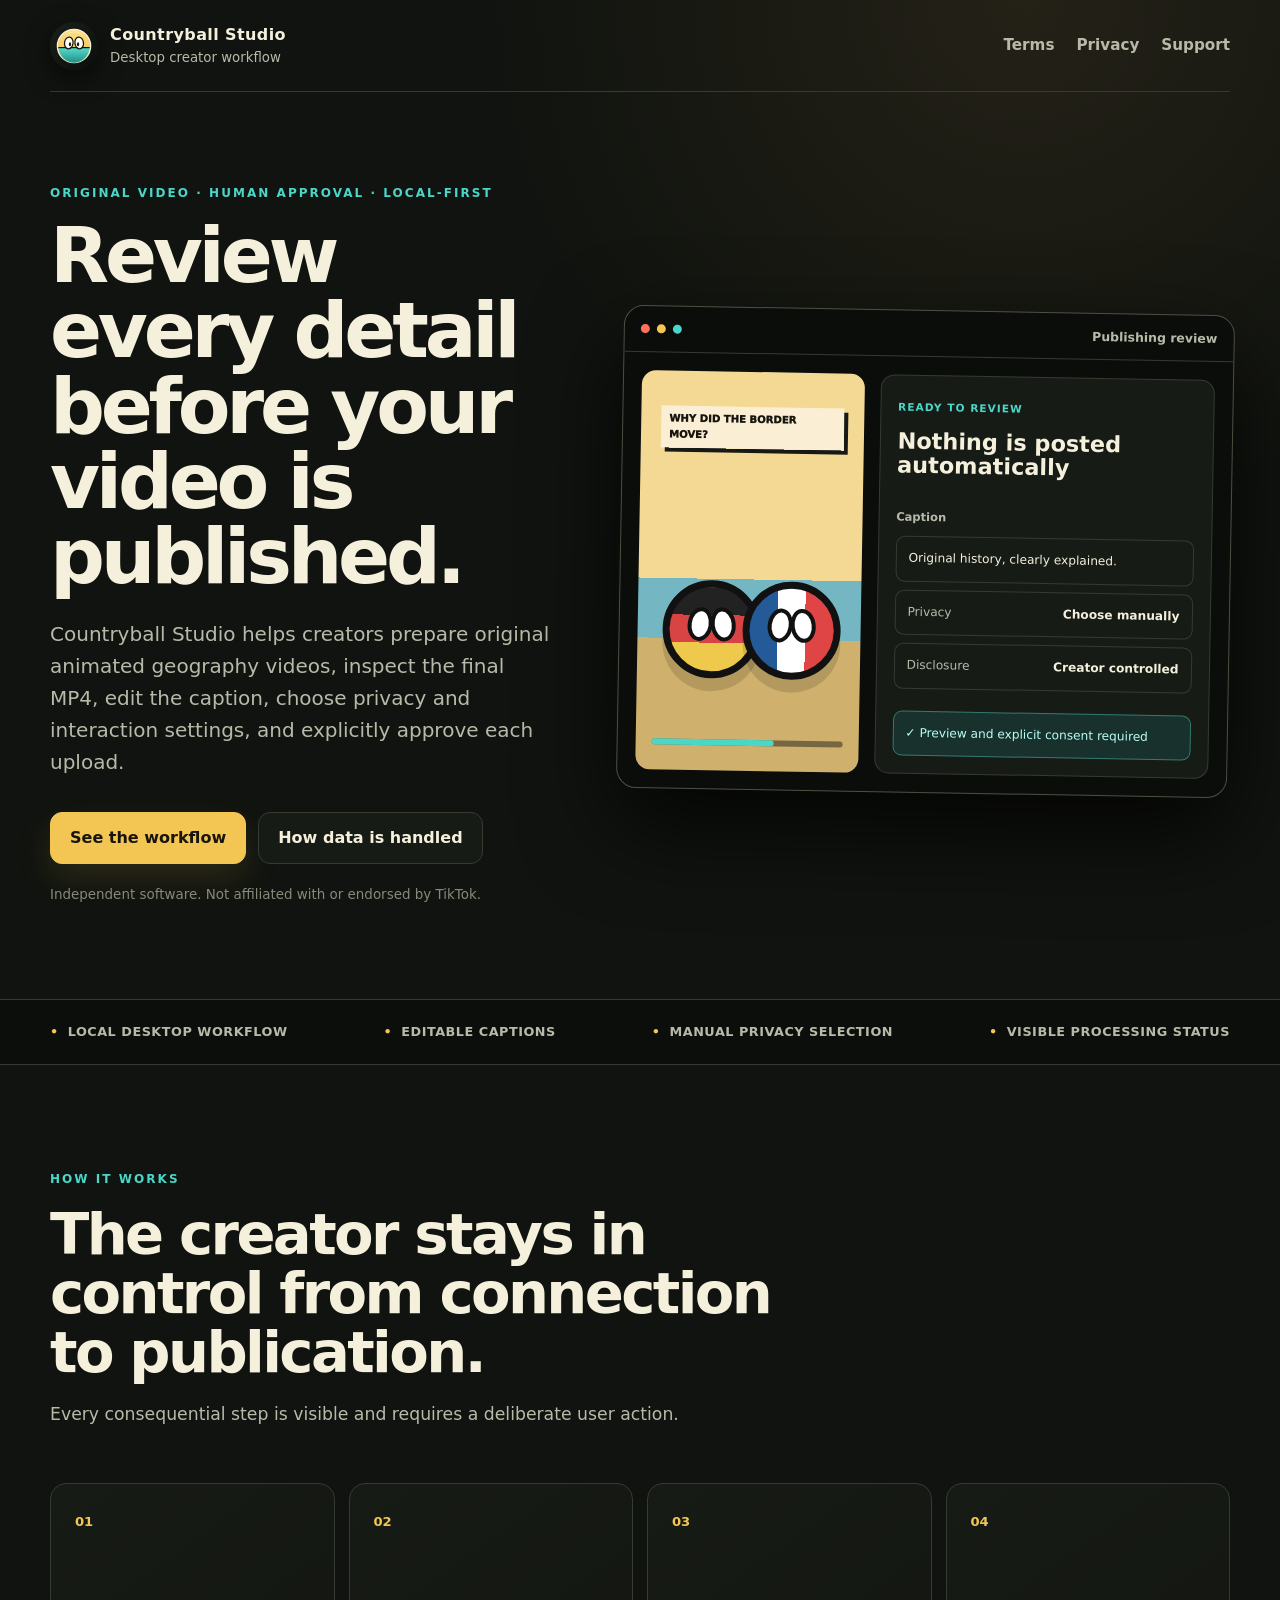
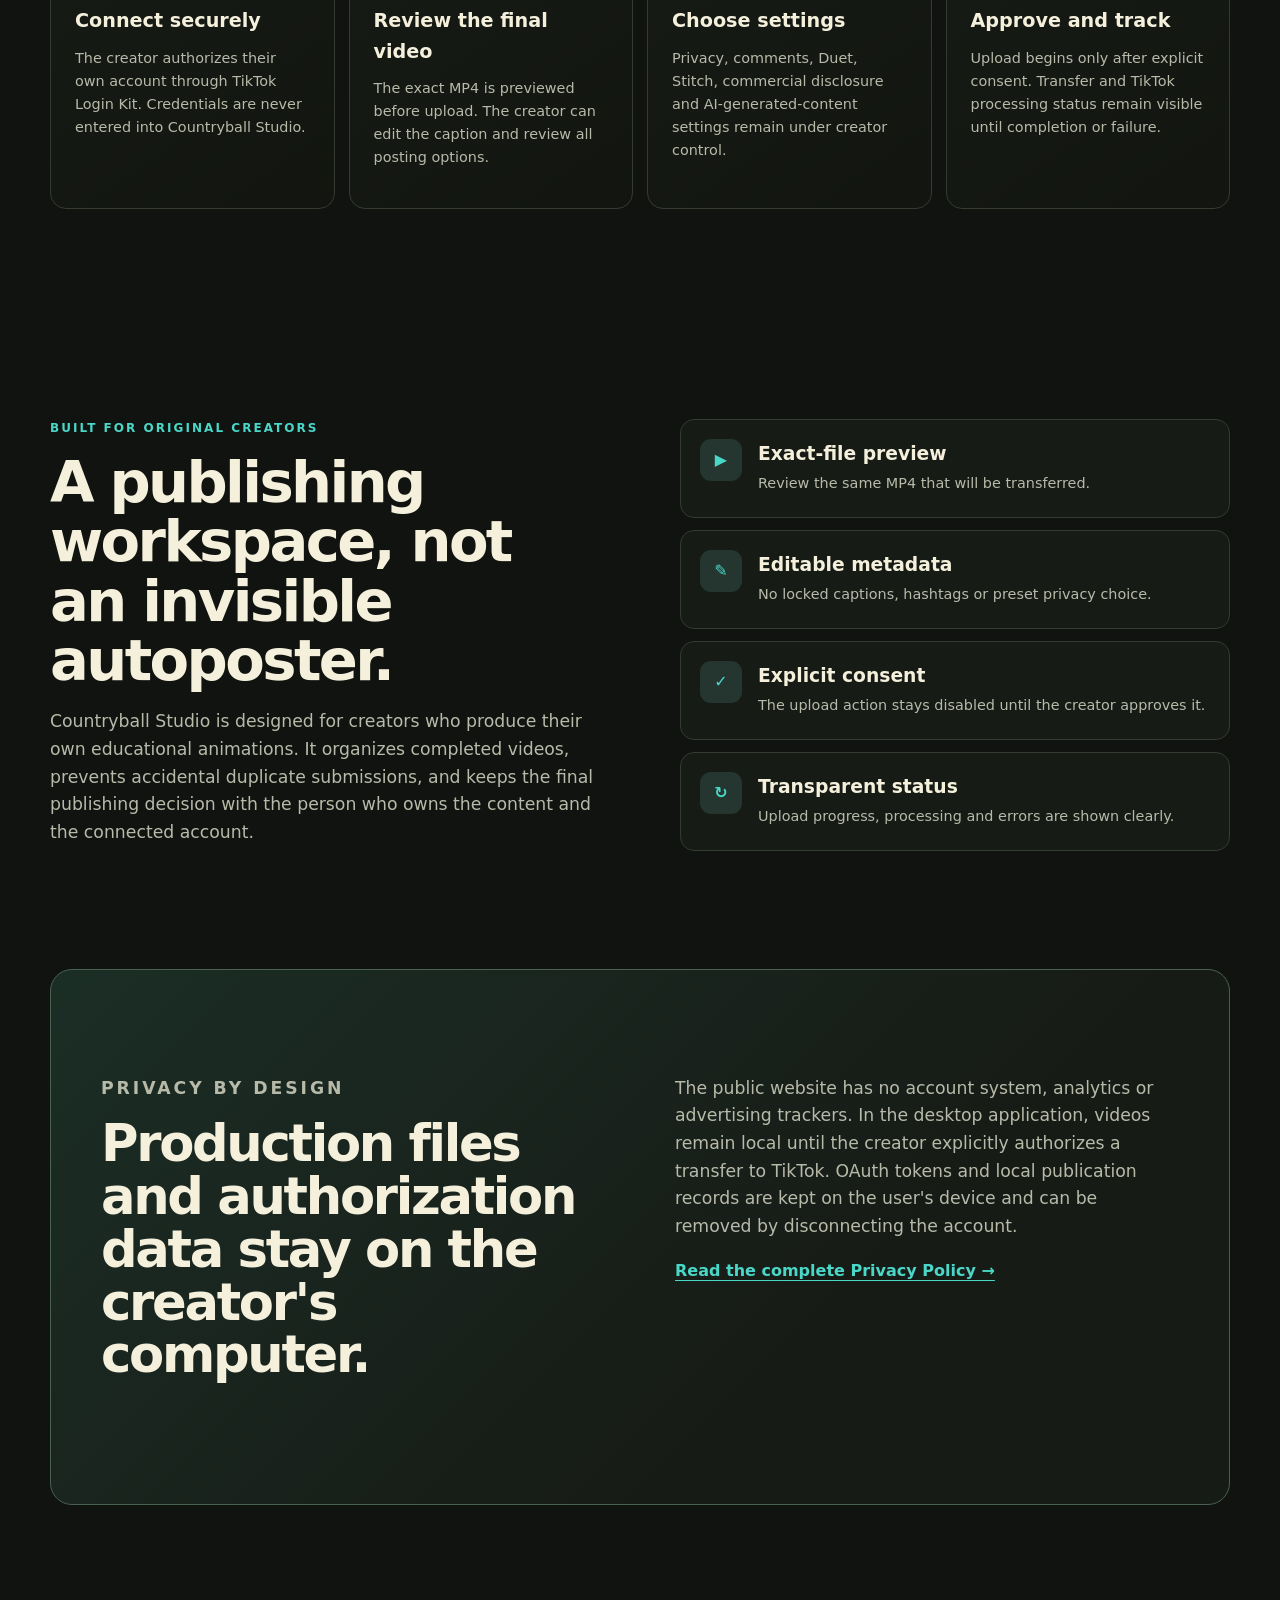
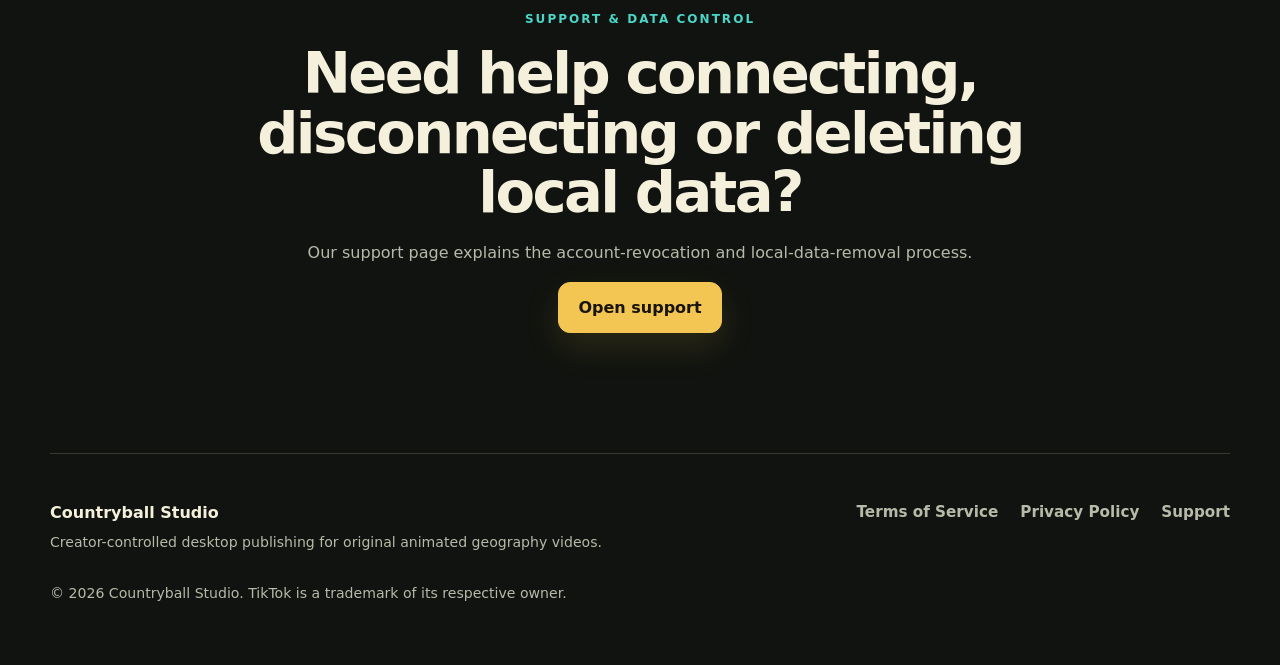
<file: index.html>
<!doctype html>
<html lang="en">
  <head>
    <meta charset="utf-8" />
    <meta name="viewport" content="width=device-width, initial-scale=1" />
    <meta name="theme-color" content="#10130f" />
    <meta
      name="description"
      content="Countryball Studio is a local-first desktop workflow for reviewing and publishing original animated geography videos."
    />
    <link rel="canonical" href="https://gustavo-jarbas.github.io/countryball-studio/" />
    <link rel="icon" href="assets/app-icon.svg" type="image/svg+xml" />
    <link rel="stylesheet" href="assets/styles.css" />
    <title>Countryball Studio — Creator-controlled video publishing</title>
  </head>
  <body>
    <header class="site-header">
      <a class="brand" href="./" aria-label="Countryball Studio home">
        <img src="assets/app-icon.svg" alt="" width="48" height="48" />
        <span><strong>Countryball Studio</strong><small>Desktop creator workflow</small></span>
      </a>
      <nav aria-label="Legal and support links">
        <a href="terms/">Terms</a>
        <a href="privacy/">Privacy</a>
        <a href="support/">Support</a>
      </nav>
    </header>

    <main>
      <section class="hero">
        <div class="hero-copy">
          <p class="eyebrow">ORIGINAL VIDEO · HUMAN APPROVAL · LOCAL-FIRST</p>
          <h1>Review every detail before your video is published.</h1>
          <p class="lead">
            Countryball Studio helps creators prepare original animated geography videos, inspect the final MP4,
            edit the caption, choose privacy and interaction settings, and explicitly approve each upload.
          </p>
          <div class="actions">
            <a class="button primary" href="#workflow">See the workflow</a>
            <a class="button secondary" href="privacy/">How data is handled</a>
          </div>
          <p class="independent">Independent software. Not affiliated with or endorsed by TikTok.</p>
        </div>

        <div class="product-window" aria-label="Illustration of the publishing review screen">
          <div class="window-bar"><span></span><span></span><span></span><b>Publishing review</b></div>
          <div class="window-grid">
            <div class="video-preview">
              <div class="caption-chip">WHY DID THE BORDER MOVE?</div>
              <div class="ball ball-left"><i></i><i></i></div>
              <div class="ball ball-right"><i></i><i></i></div>
              <div class="timeline"><span></span></div>
            </div>
            <div class="review-panel">
              <span class="status">READY TO REVIEW</span>
              <h2>Nothing is posted automatically</h2>
              <label>Caption</label>
              <div class="field">Original history, clearly explained.</div>
              <div class="choices"><span>Privacy</span><b>Choose manually</b></div>
              <div class="choices"><span>Disclosure</span><b>Creator controlled</b></div>
              <div class="consent">✓ Preview and explicit consent required</div>
            </div>
          </div>
        </div>
      </section>

      <section class="trust-strip" aria-label="Product principles">
        <span>Local desktop workflow</span>
        <span>Editable captions</span>
        <span>Manual privacy selection</span>
        <span>Visible processing status</span>
      </section>

      <section class="section" id="workflow">
        <div class="section-heading">
          <p class="eyebrow">HOW IT WORKS</p>
          <h2>The creator stays in control from connection to publication.</h2>
          <p>Every consequential step is visible and requires a deliberate user action.</p>
        </div>
        <div class="steps">
          <article><b>01</b><h3>Connect securely</h3><p>The creator authorizes their own account through TikTok Login Kit. Credentials are never entered into Countryball Studio.</p></article>
          <article><b>02</b><h3>Review the final video</h3><p>The exact MP4 is previewed before upload. The creator can edit the caption and review all posting options.</p></article>
          <article><b>03</b><h3>Choose settings</h3><p>Privacy, comments, Duet, Stitch, commercial disclosure and AI-generated-content settings remain under creator control.</p></article>
          <article><b>04</b><h3>Approve and track</h3><p>Upload begins only after explicit consent. Transfer and TikTok processing status remain visible until completion or failure.</p></article>
        </div>
      </section>

      <section class="section split">
        <div>
          <p class="eyebrow">BUILT FOR ORIGINAL CREATORS</p>
          <h2>A publishing workspace, not an invisible autoposter.</h2>
          <p class="body-copy">
            Countryball Studio is designed for creators who produce their own educational animations. It organizes
            completed videos, prevents accidental duplicate submissions, and keeps the final publishing decision with
            the person who owns the content and the connected account.
          </p>
        </div>
        <div class="feature-list">
          <article><span>▶</span><div><h3>Exact-file preview</h3><p>Review the same MP4 that will be transferred.</p></div></article>
          <article><span>✎</span><div><h3>Editable metadata</h3><p>No locked captions, hashtags or preset privacy choice.</p></div></article>
          <article><span>✓</span><div><h3>Explicit consent</h3><p>The upload action stays disabled until the creator approves it.</p></div></article>
          <article><span>↻</span><div><h3>Transparent status</h3><p>Upload progress, processing and errors are shown clearly.</p></div></article>
        </div>
      </section>

      <section class="section privacy-callout">
        <div>
          <p class="eyebrow">PRIVACY BY DESIGN</p>
          <h2>Production files and authorization data stay on the creator's computer.</h2>
        </div>
        <div>
          <p>
            The public website has no account system, analytics or advertising trackers. In the desktop application,
            videos remain local until the creator explicitly authorizes a transfer to TikTok. OAuth tokens and local
            publication records are kept on the user's device and can be removed by disconnecting the account.
          </p>
          <a class="text-link" href="privacy/">Read the complete Privacy Policy →</a>
        </div>
      </section>

      <section class="section support-cta">
        <p class="eyebrow">SUPPORT & DATA CONTROL</p>
        <h2>Need help connecting, disconnecting or deleting local data?</h2>
        <p>Our support page explains the account-revocation and local-data-removal process.</p>
        <a class="button primary" href="support/">Open support</a>
      </section>
    </main>

    <footer>
      <div><strong>Countryball Studio</strong><p>Creator-controlled desktop publishing for original animated geography videos.</p></div>
      <nav aria-label="Footer links"><a href="terms/">Terms of Service</a><a href="privacy/">Privacy Policy</a><a href="support/">Support</a></nav>
      <p class="copyright">© 2026 Countryball Studio. TikTok is a trademark of its respective owner.</p>
    </footer>
  </body>
</html>
</file>
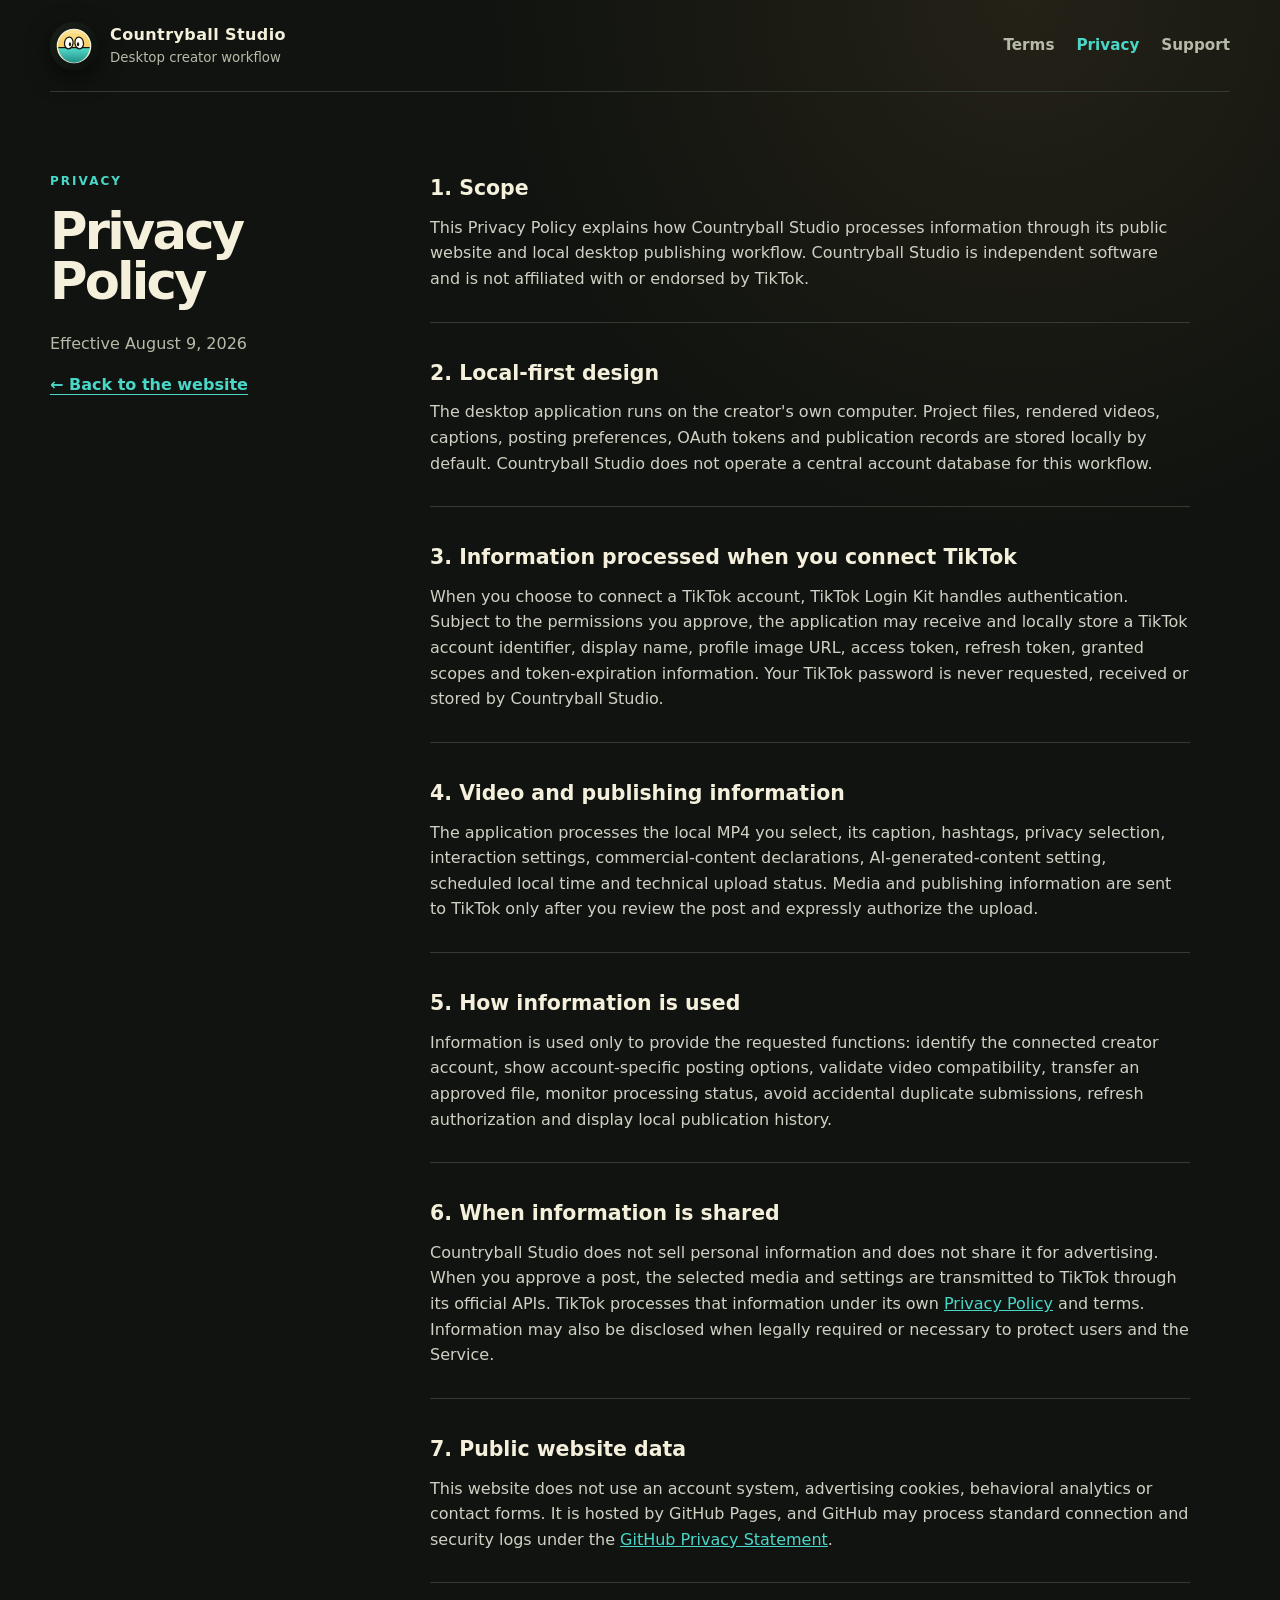
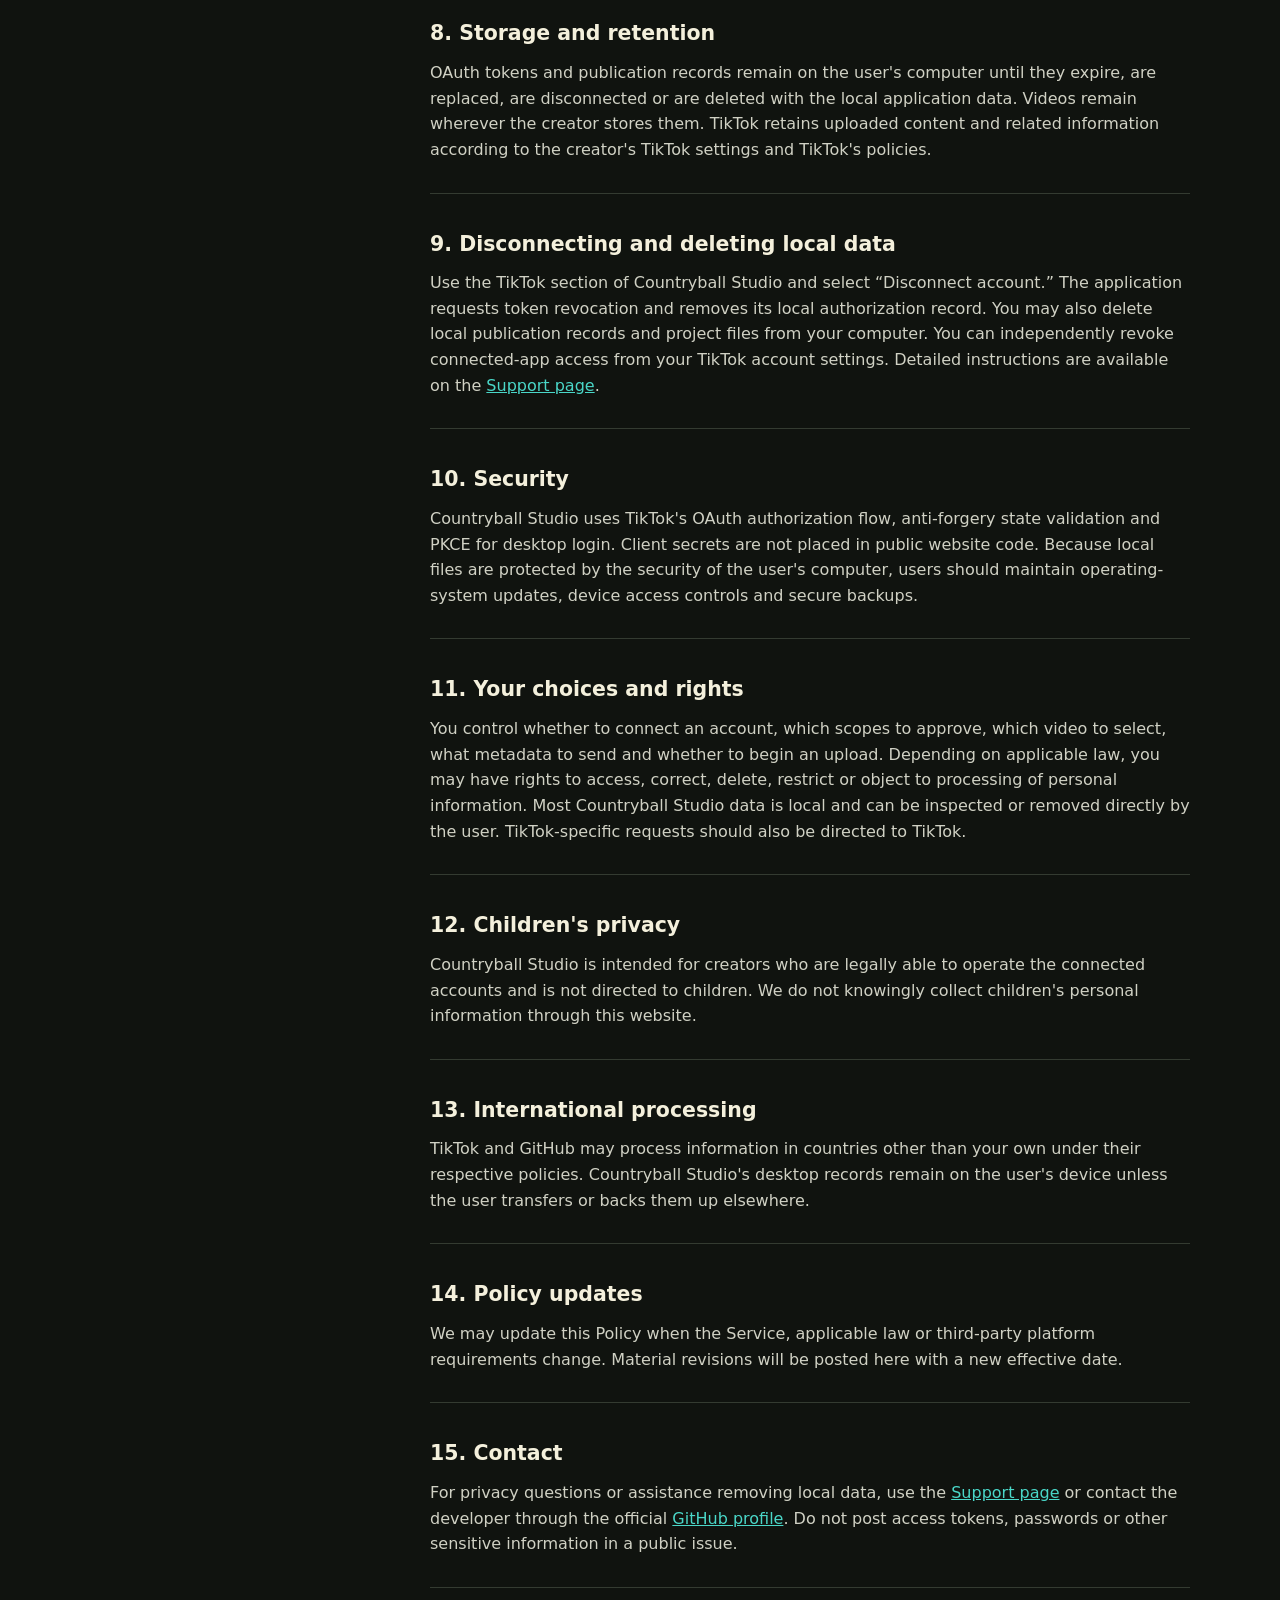
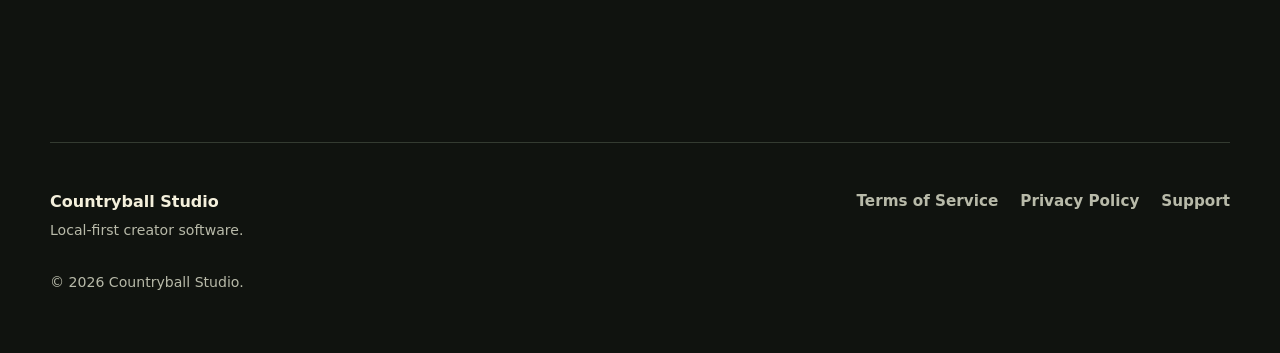
<file: privacy/index.html>
<!doctype html>
<html lang="en">
  <head>
    <meta charset="utf-8" />
    <meta name="viewport" content="width=device-width, initial-scale=1" />
    <meta name="theme-color" content="#10130f" />
    <meta name="description" content="Privacy Policy for Countryball Studio." />
    <link rel="canonical" href="https://gustavo-jarbas.github.io/countryball-studio/privacy/" />
    <link rel="icon" href="../assets/app-icon.svg" type="image/svg+xml" />
    <link rel="stylesheet" href="../assets/styles.css" />
    <title>Privacy Policy — Countryball Studio</title>
  </head>
  <body>
    <header class="site-header">
      <a class="brand" href="../"><img src="../assets/app-icon.svg" alt="" width="48" height="48" /><span><strong>Countryball Studio</strong><small>Desktop creator workflow</small></span></a>
      <nav aria-label="Legal and support links"><a href="../terms/">Terms</a><a aria-current="page" href="./">Privacy</a><a href="../support/">Support</a></nav>
    </header>

    <main class="legal-layout">
      <aside>
        <p class="eyebrow">PRIVACY</p>
        <h1>Privacy Policy</h1>
        <p>Effective August 9, 2026</p>
        <a class="text-link" href="../">← Back to the website</a>
      </aside>
      <article class="legal-copy">
        <section><h2>1. Scope</h2><p>This Privacy Policy explains how Countryball Studio processes information through its public website and local desktop publishing workflow. Countryball Studio is independent software and is not affiliated with or endorsed by TikTok.</p></section>
        <section><h2>2. Local-first design</h2><p>The desktop application runs on the creator's own computer. Project files, rendered videos, captions, posting preferences, OAuth tokens and publication records are stored locally by default. Countryball Studio does not operate a central account database for this workflow.</p></section>
        <section><h2>3. Information processed when you connect TikTok</h2><p>When you choose to connect a TikTok account, TikTok Login Kit handles authentication. Subject to the permissions you approve, the application may receive and locally store a TikTok account identifier, display name, profile image URL, access token, refresh token, granted scopes and token-expiration information. Your TikTok password is never requested, received or stored by Countryball Studio.</p></section>
        <section><h2>4. Video and publishing information</h2><p>The application processes the local MP4 you select, its caption, hashtags, privacy selection, interaction settings, commercial-content declarations, AI-generated-content setting, scheduled local time and technical upload status. Media and publishing information are sent to TikTok only after you review the post and expressly authorize the upload.</p></section>
        <section><h2>5. How information is used</h2><p>Information is used only to provide the requested functions: identify the connected creator account, show account-specific posting options, validate video compatibility, transfer an approved file, monitor processing status, avoid accidental duplicate submissions, refresh authorization and display local publication history.</p></section>
        <section><h2>6. When information is shared</h2><p>Countryball Studio does not sell personal information and does not share it for advertising. When you approve a post, the selected media and settings are transmitted to TikTok through its official APIs. TikTok processes that information under its own <a href="https://www.tiktok.com/legal/page/row/privacy-policy/en" rel="external">Privacy Policy</a> and terms. Information may also be disclosed when legally required or necessary to protect users and the Service.</p></section>
        <section><h2>7. Public website data</h2><p>This website does not use an account system, advertising cookies, behavioral analytics or contact forms. It is hosted by GitHub Pages, and GitHub may process standard connection and security logs under the <a href="https://docs.github.com/site-policy/privacy-policies/github-general-privacy-statement" rel="external">GitHub Privacy Statement</a>.</p></section>
        <section><h2>8. Storage and retention</h2><p>OAuth tokens and publication records remain on the user's computer until they expire, are replaced, are disconnected or are deleted with the local application data. Videos remain wherever the creator stores them. TikTok retains uploaded content and related information according to the creator's TikTok settings and TikTok's policies.</p></section>
        <section><h2>9. Disconnecting and deleting local data</h2><p>Use the TikTok section of Countryball Studio and select “Disconnect account.” The application requests token revocation and removes its local authorization record. You may also delete local publication records and project files from your computer. You can independently revoke connected-app access from your TikTok account settings. Detailed instructions are available on the <a href="../support/">Support page</a>.</p></section>
        <section><h2>10. Security</h2><p>Countryball Studio uses TikTok's OAuth authorization flow, anti-forgery state validation and PKCE for desktop login. Client secrets are not placed in public website code. Because local files are protected by the security of the user's computer, users should maintain operating-system updates, device access controls and secure backups.</p></section>
        <section><h2>11. Your choices and rights</h2><p>You control whether to connect an account, which scopes to approve, which video to select, what metadata to send and whether to begin an upload. Depending on applicable law, you may have rights to access, correct, delete, restrict or object to processing of personal information. Most Countryball Studio data is local and can be inspected or removed directly by the user. TikTok-specific requests should also be directed to TikTok.</p></section>
        <section><h2>12. Children's privacy</h2><p>Countryball Studio is intended for creators who are legally able to operate the connected accounts and is not directed to children. We do not knowingly collect children's personal information through this website.</p></section>
        <section><h2>13. International processing</h2><p>TikTok and GitHub may process information in countries other than your own under their respective policies. Countryball Studio's desktop records remain on the user's device unless the user transfers or backs them up elsewhere.</p></section>
        <section><h2>14. Policy updates</h2><p>We may update this Policy when the Service, applicable law or third-party platform requirements change. Material revisions will be posted here with a new effective date.</p></section>
        <section><h2>15. Contact</h2><p>For privacy questions or assistance removing local data, use the <a href="../support/">Support page</a> or contact the developer through the official <a href="https://github.com/Gustavo-Jarbas" rel="external">GitHub profile</a>. Do not post access tokens, passwords or other sensitive information in a public issue.</p></section>
      </article>
    </main>

    <footer><div><strong>Countryball Studio</strong><p>Local-first creator software.</p></div><nav aria-label="Footer links"><a href="../terms/">Terms of Service</a><a href="./">Privacy Policy</a><a href="../support/">Support</a></nav><p class="copyright">© 2026 Countryball Studio.</p></footer>
  </body>
</html>
</file>
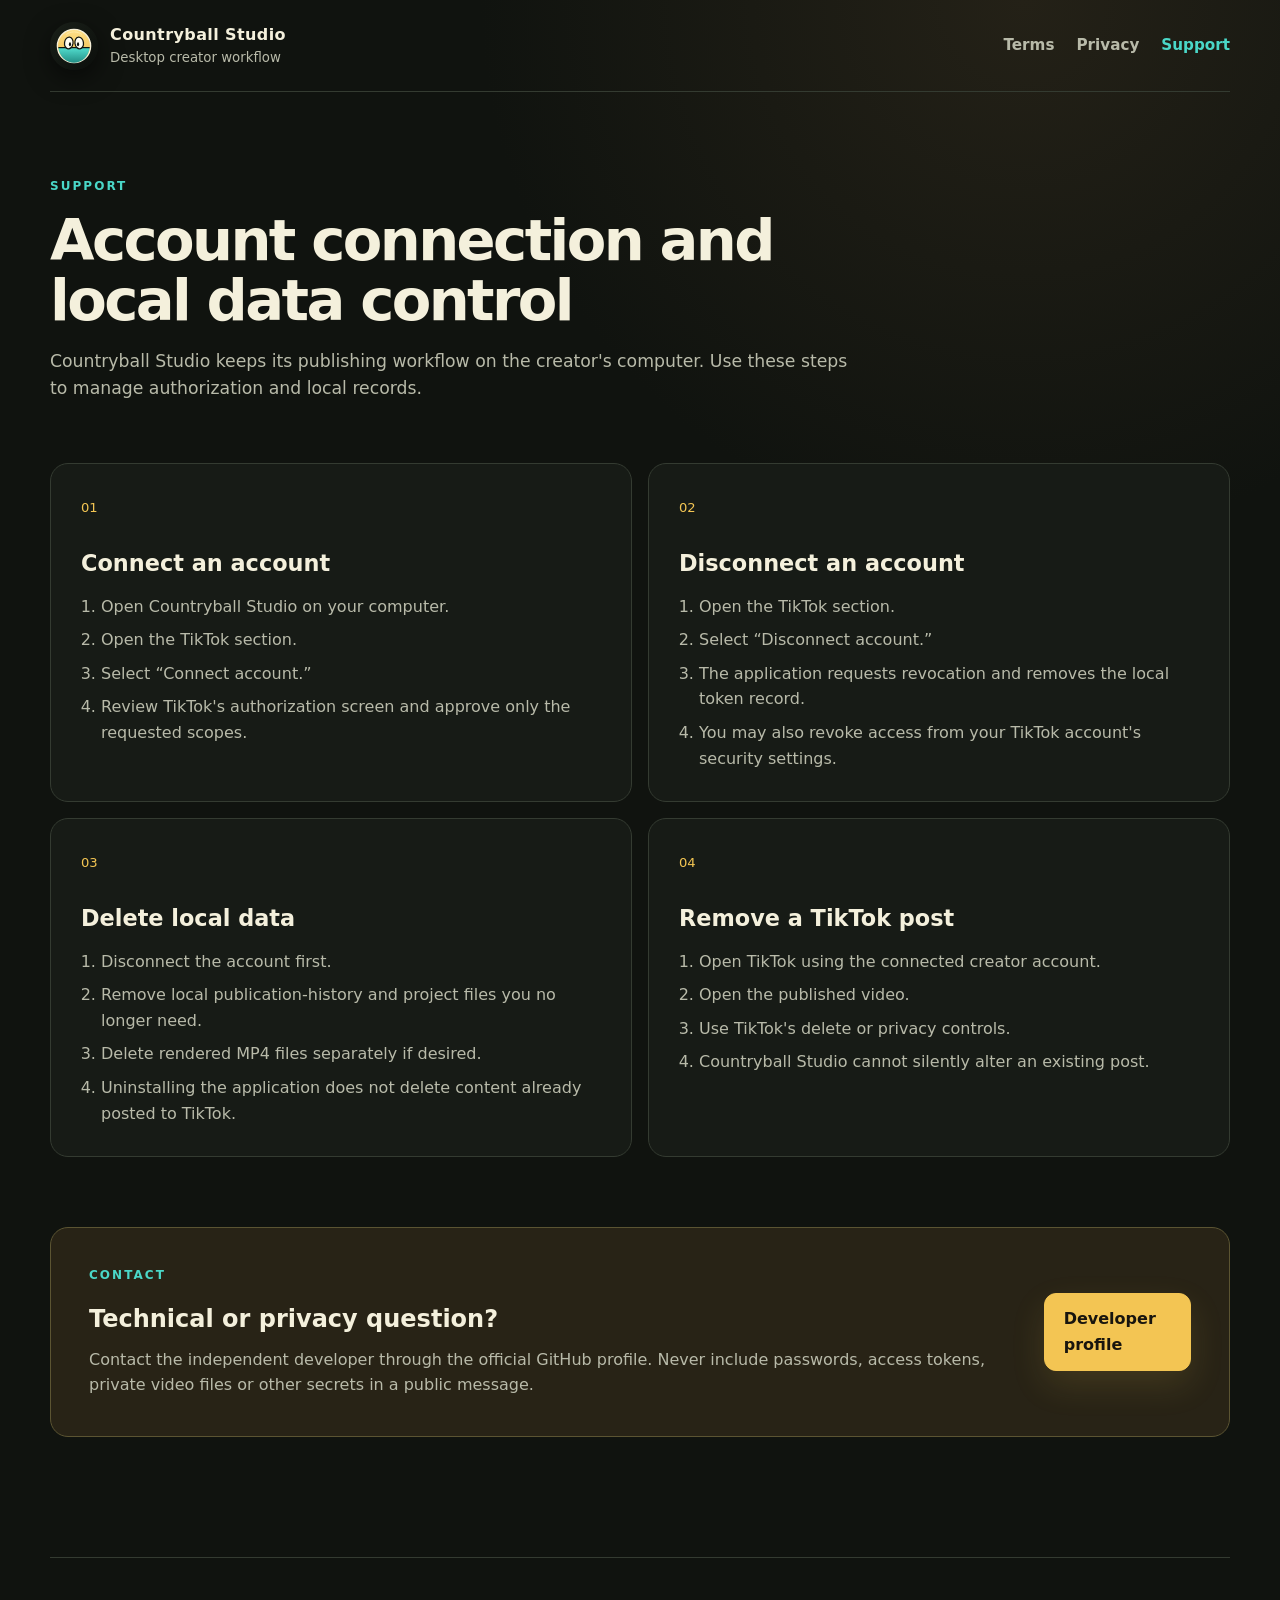
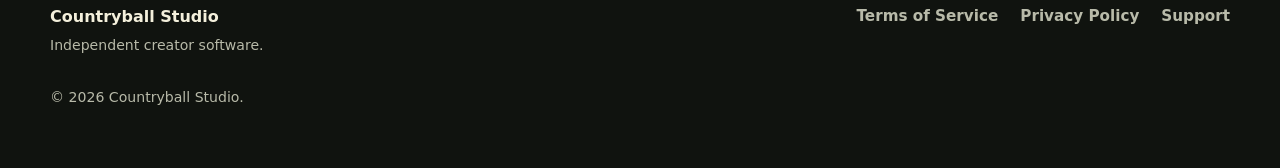
<file: support/index.html>
<!doctype html>
<html lang="en">
  <head>
    <meta charset="utf-8" />
    <meta name="viewport" content="width=device-width, initial-scale=1" />
    <meta name="theme-color" content="#10130f" />
    <meta name="description" content="Support and local data removal instructions for Countryball Studio." />
    <link rel="canonical" href="https://gustavo-jarbas.github.io/countryball-studio/support/" />
    <link rel="icon" href="../assets/app-icon.svg" type="image/svg+xml" />
    <link rel="stylesheet" href="../assets/styles.css" />
    <title>Support — Countryball Studio</title>
  </head>
  <body>
    <header class="site-header">
      <a class="brand" href="../"><img src="../assets/app-icon.svg" alt="" width="48" height="48" /><span><strong>Countryball Studio</strong><small>Desktop creator workflow</small></span></a>
      <nav aria-label="Legal and support links"><a href="../terms/">Terms</a><a href="../privacy/">Privacy</a><a aria-current="page" href="./">Support</a></nav>
    </header>

    <main class="support-page">
      <section class="support-intro"><p class="eyebrow">SUPPORT</p><h1>Account connection and local data control</h1><p>Countryball Studio keeps its publishing workflow on the creator's computer. Use these steps to manage authorization and local records.</p></section>
      <section class="support-grid">
        <article><span>01</span><h2>Connect an account</h2><ol><li>Open Countryball Studio on your computer.</li><li>Open the TikTok section.</li><li>Select “Connect account.”</li><li>Review TikTok's authorization screen and approve only the requested scopes.</li></ol></article>
        <article><span>02</span><h2>Disconnect an account</h2><ol><li>Open the TikTok section.</li><li>Select “Disconnect account.”</li><li>The application requests revocation and removes the local token record.</li><li>You may also revoke access from your TikTok account's security settings.</li></ol></article>
        <article><span>03</span><h2>Delete local data</h2><ol><li>Disconnect the account first.</li><li>Remove local publication-history and project files you no longer need.</li><li>Delete rendered MP4 files separately if desired.</li><li>Uninstalling the application does not delete content already posted to TikTok.</li></ol></article>
        <article><span>04</span><h2>Remove a TikTok post</h2><ol><li>Open TikTok using the connected creator account.</li><li>Open the published video.</li><li>Use TikTok's delete or privacy controls.</li><li>Countryball Studio cannot silently alter an existing post.</li></ol></article>
      </section>
      <section class="contact-card"><div><p class="eyebrow">CONTACT</p><h2>Technical or privacy question?</h2><p>Contact the independent developer through the official GitHub profile. Never include passwords, access tokens, private video files or other secrets in a public message.</p></div><a class="button primary" href="https://github.com/Gustavo-Jarbas" rel="external">Developer profile</a></section>
    </main>

    <footer><div><strong>Countryball Studio</strong><p>Independent creator software.</p></div><nav aria-label="Footer links"><a href="../terms/">Terms of Service</a><a href="../privacy/">Privacy Policy</a><a href="./">Support</a></nav><p class="copyright">© 2026 Countryball Studio.</p></footer>
  </body>
</html>
</file>
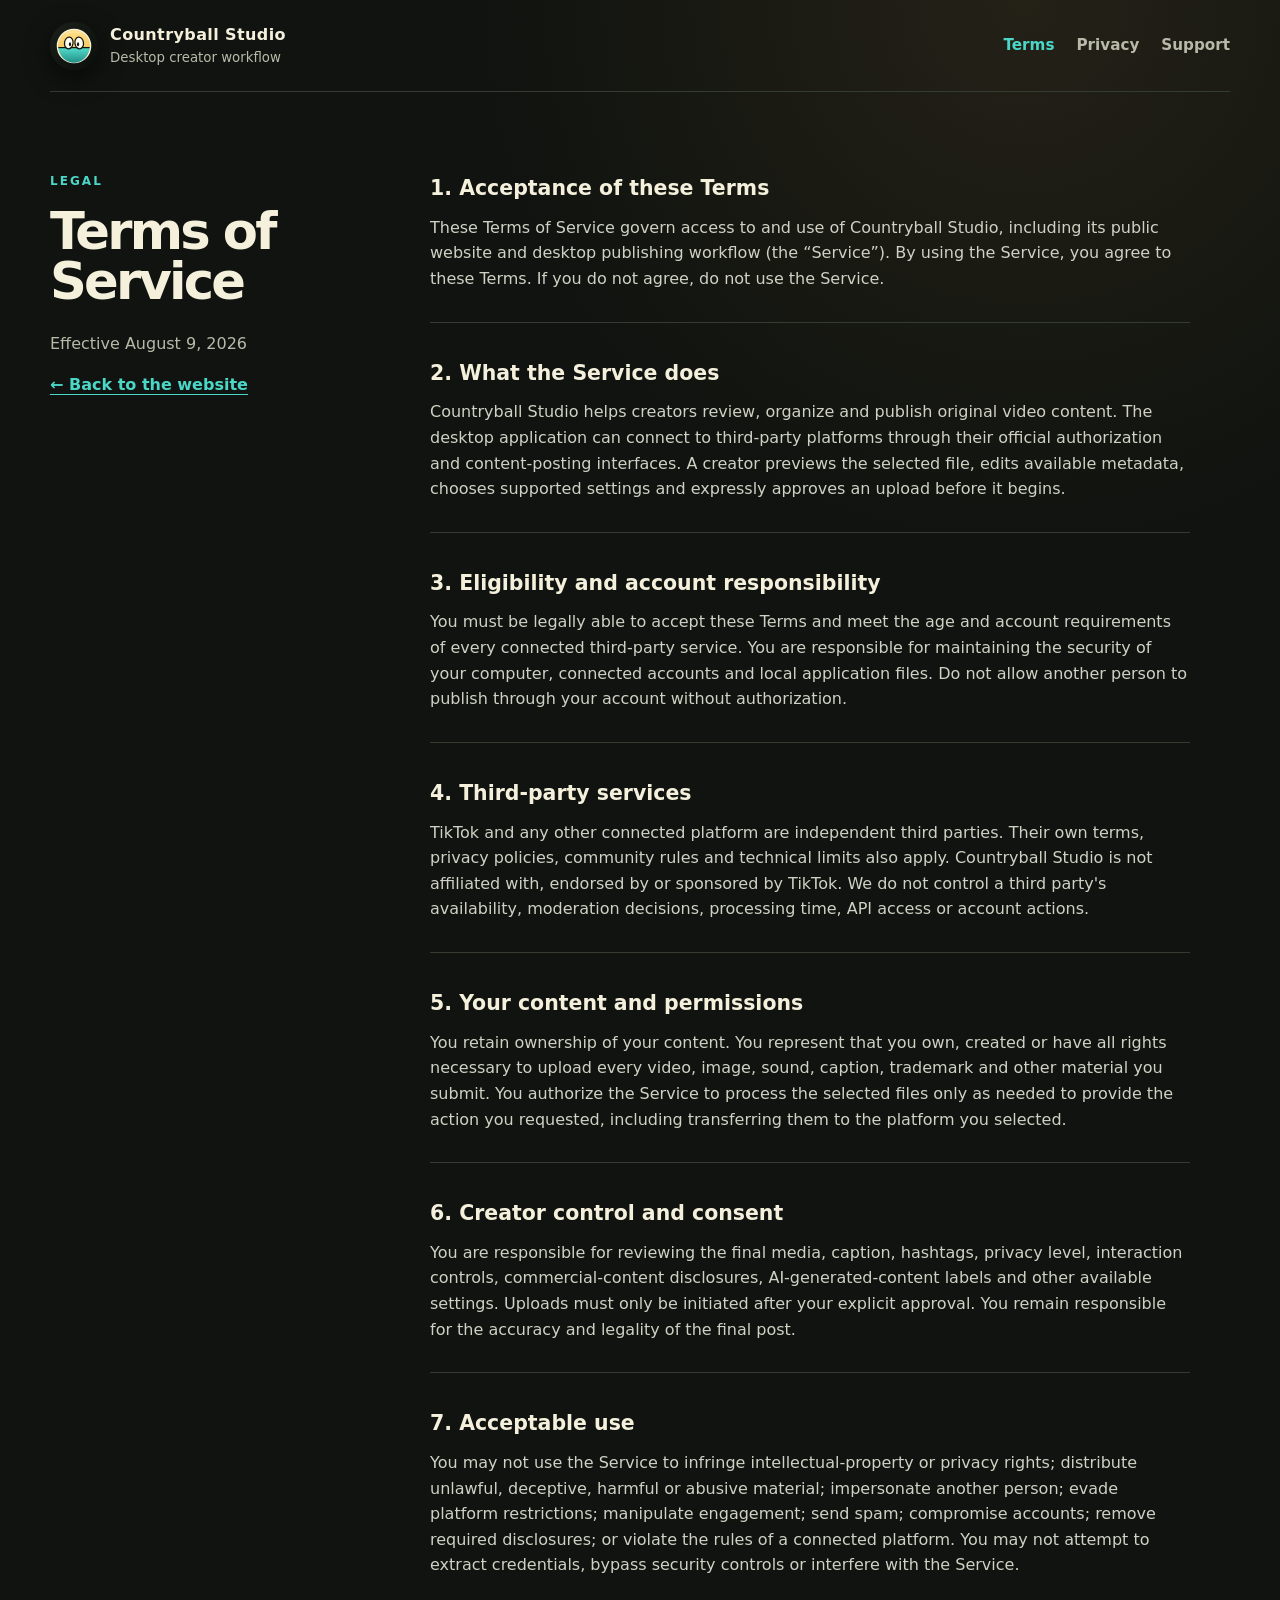
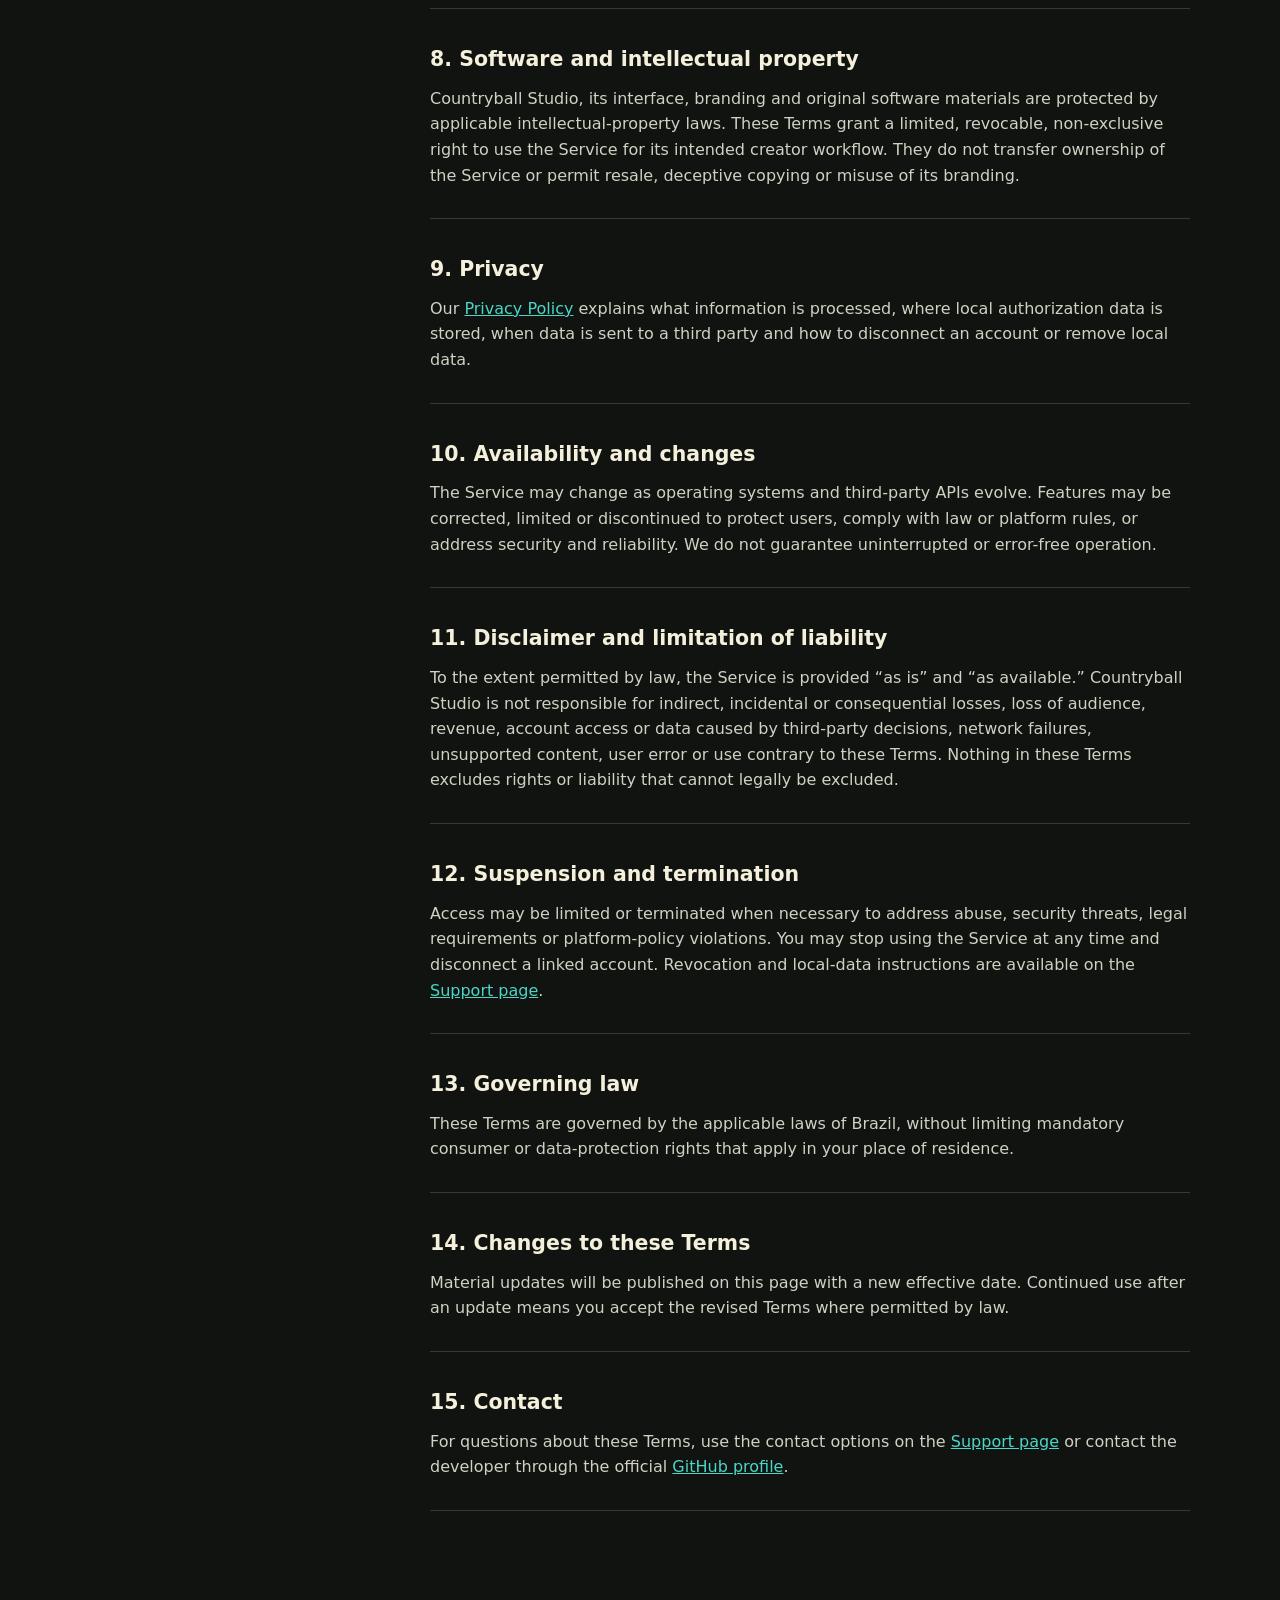
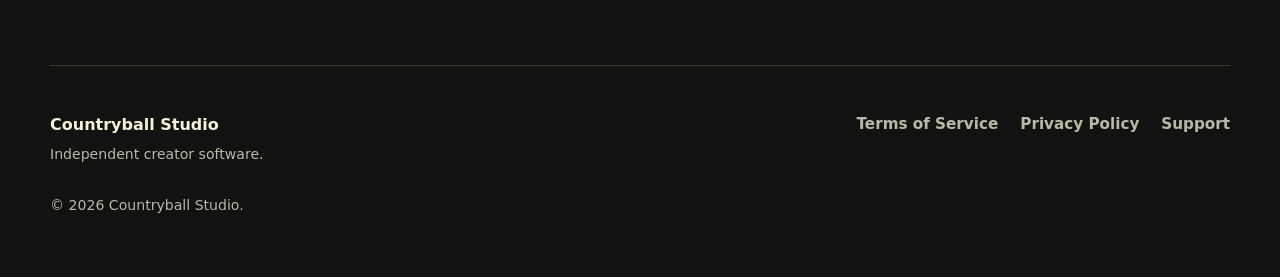
<file: terms/index.html>
<!doctype html>
<html lang="en">
  <head>
    <meta charset="utf-8" />
    <meta name="viewport" content="width=device-width, initial-scale=1" />
    <meta name="theme-color" content="#10130f" />
    <meta name="description" content="Terms of Service for Countryball Studio." />
    <link rel="canonical" href="https://gustavo-jarbas.github.io/countryball-studio/terms/" />
    <link rel="icon" href="../assets/app-icon.svg" type="image/svg+xml" />
    <link rel="stylesheet" href="../assets/styles.css" />
    <title>Terms of Service — Countryball Studio</title>
  </head>
  <body>
    <header class="site-header">
      <a class="brand" href="../"><img src="../assets/app-icon.svg" alt="" width="48" height="48" /><span><strong>Countryball Studio</strong><small>Desktop creator workflow</small></span></a>
      <nav aria-label="Legal and support links"><a aria-current="page" href="./">Terms</a><a href="../privacy/">Privacy</a><a href="../support/">Support</a></nav>
    </header>

    <main class="legal-layout">
      <aside>
        <p class="eyebrow">LEGAL</p>
        <h1>Terms of Service</h1>
        <p>Effective August 9, 2026</p>
        <a class="text-link" href="../">← Back to the website</a>
      </aside>
      <article class="legal-copy">
        <section><h2>1. Acceptance of these Terms</h2><p>These Terms of Service govern access to and use of Countryball Studio, including its public website and desktop publishing workflow (the “Service”). By using the Service, you agree to these Terms. If you do not agree, do not use the Service.</p></section>
        <section><h2>2. What the Service does</h2><p>Countryball Studio helps creators review, organize and publish original video content. The desktop application can connect to third-party platforms through their official authorization and content-posting interfaces. A creator previews the selected file, edits available metadata, chooses supported settings and expressly approves an upload before it begins.</p></section>
        <section><h2>3. Eligibility and account responsibility</h2><p>You must be legally able to accept these Terms and meet the age and account requirements of every connected third-party service. You are responsible for maintaining the security of your computer, connected accounts and local application files. Do not allow another person to publish through your account without authorization.</p></section>
        <section><h2>4. Third-party services</h2><p>TikTok and any other connected platform are independent third parties. Their own terms, privacy policies, community rules and technical limits also apply. Countryball Studio is not affiliated with, endorsed by or sponsored by TikTok. We do not control a third party's availability, moderation decisions, processing time, API access or account actions.</p></section>
        <section><h2>5. Your content and permissions</h2><p>You retain ownership of your content. You represent that you own, created or have all rights necessary to upload every video, image, sound, caption, trademark and other material you submit. You authorize the Service to process the selected files only as needed to provide the action you requested, including transferring them to the platform you selected.</p></section>
        <section><h2>6. Creator control and consent</h2><p>You are responsible for reviewing the final media, caption, hashtags, privacy level, interaction controls, commercial-content disclosures, AI-generated-content labels and other available settings. Uploads must only be initiated after your explicit approval. You remain responsible for the accuracy and legality of the final post.</p></section>
        <section><h2>7. Acceptable use</h2><p>You may not use the Service to infringe intellectual-property or privacy rights; distribute unlawful, deceptive, harmful or abusive material; impersonate another person; evade platform restrictions; manipulate engagement; send spam; compromise accounts; remove required disclosures; or violate the rules of a connected platform. You may not attempt to extract credentials, bypass security controls or interfere with the Service.</p></section>
        <section><h2>8. Software and intellectual property</h2><p>Countryball Studio, its interface, branding and original software materials are protected by applicable intellectual-property laws. These Terms grant a limited, revocable, non-exclusive right to use the Service for its intended creator workflow. They do not transfer ownership of the Service or permit resale, deceptive copying or misuse of its branding.</p></section>
        <section><h2>9. Privacy</h2><p>Our <a href="../privacy/">Privacy Policy</a> explains what information is processed, where local authorization data is stored, when data is sent to a third party and how to disconnect an account or remove local data.</p></section>
        <section><h2>10. Availability and changes</h2><p>The Service may change as operating systems and third-party APIs evolve. Features may be corrected, limited or discontinued to protect users, comply with law or platform rules, or address security and reliability. We do not guarantee uninterrupted or error-free operation.</p></section>
        <section><h2>11. Disclaimer and limitation of liability</h2><p>To the extent permitted by law, the Service is provided “as is” and “as available.” Countryball Studio is not responsible for indirect, incidental or consequential losses, loss of audience, revenue, account access or data caused by third-party decisions, network failures, unsupported content, user error or use contrary to these Terms. Nothing in these Terms excludes rights or liability that cannot legally be excluded.</p></section>
        <section><h2>12. Suspension and termination</h2><p>Access may be limited or terminated when necessary to address abuse, security threats, legal requirements or platform-policy violations. You may stop using the Service at any time and disconnect a linked account. Revocation and local-data instructions are available on the <a href="../support/">Support page</a>.</p></section>
        <section><h2>13. Governing law</h2><p>These Terms are governed by the applicable laws of Brazil, without limiting mandatory consumer or data-protection rights that apply in your place of residence.</p></section>
        <section><h2>14. Changes to these Terms</h2><p>Material updates will be published on this page with a new effective date. Continued use after an update means you accept the revised Terms where permitted by law.</p></section>
        <section><h2>15. Contact</h2><p>For questions about these Terms, use the contact options on the <a href="../support/">Support page</a> or contact the developer through the official <a href="https://github.com/Gustavo-Jarbas" rel="external">GitHub profile</a>.</p></section>
      </article>
    </main>

    <footer><div><strong>Countryball Studio</strong><p>Independent creator software.</p></div><nav aria-label="Footer links"><a href="./">Terms of Service</a><a href="../privacy/">Privacy Policy</a><a href="../support/">Support</a></nav><p class="copyright">© 2026 Countryball Studio.</p></footer>
  </body>
</html>
</file>
<file: assets/styles.css>
:root {
  color-scheme: dark;
  --bg: #10130f;
  --panel: #171b16;
  --panel-soft: #1d221b;
  --line: #343b31;
  --text: #f4f0dc;
  --muted: #b8baa9;
  --gold: #f3c553;
  --teal: #4ad7c8;
  --coral: #ff715b;
  --max: 1180px;
  font-family: Inter, ui-sans-serif, system-ui, -apple-system, BlinkMacSystemFont, "Segoe UI", sans-serif;
}

* { box-sizing: border-box; }
html { scroll-behavior: smooth; }
body { margin: 0; background: radial-gradient(circle at 80% 0%, #242117 0, transparent 34rem), var(--bg); color: var(--text); line-height: 1.6; }
a { color: inherit; }
.site-header { width: min(var(--max), calc(100% - 40px)); margin: 0 auto; min-height: 92px; display: flex; align-items: center; justify-content: space-between; gap: 28px; border-bottom: 1px solid var(--line); }
.brand { display: inline-flex; align-items: center; gap: 12px; text-decoration: none; }
.brand img { border-radius: 50%; box-shadow: 0 8px 24px #0008; }
.brand span { display: grid; line-height: 1.15; }
.brand strong { font-size: 1rem; letter-spacing: .025em; }
.brand small { color: var(--muted); margin-top: 5px; }
.site-header nav, footer nav { display: flex; flex-wrap: wrap; gap: 22px; }
.site-header nav a, footer nav a { color: var(--muted); font-size: .95rem; font-weight: 700; text-decoration: none; }
.site-header nav a:hover, .site-header nav a[aria-current="page"], footer nav a:hover { color: var(--teal); }

main { overflow: hidden; }
.hero { width: min(var(--max), calc(100% - 40px)); margin: 0 auto; min-height: 720px; padding: 92px 0 80px; display: grid; grid-template-columns: .9fr 1.1fr; align-items: center; gap: 70px; }
.eyebrow { margin: 0 0 15px; color: var(--teal); font-size: .75rem; font-weight: 900; letter-spacing: .17em; }
h1, h2, h3, p { margin-top: 0; }
h1 { max-width: 760px; margin-bottom: 24px; font-size: clamp(2.8rem, 6vw, 5.6rem); line-height: .98; letter-spacing: -.055em; }
.lead { max-width: 660px; color: var(--muted); font-size: clamp(1.05rem, 2vw, 1.25rem); }
.actions { display: flex; flex-wrap: wrap; gap: 12px; margin: 34px 0 20px; }
.button { min-height: 48px; padding: 12px 19px; display: inline-flex; align-items: center; justify-content: center; border: 1px solid var(--line); border-radius: 12px; font-weight: 850; text-decoration: none; }
.button.primary { background: var(--gold); border-color: var(--gold); color: #18150e; box-shadow: 0 14px 34px #f3c55320; }
.button.secondary { background: var(--panel); }
.button:hover { transform: translateY(-1px); }
.independent { color: #858a7a; font-size: .84rem; }

.product-window { overflow: hidden; border: 1px solid #4c5043; border-radius: 20px; background: #0b0d0a; box-shadow: 0 36px 90px #000b; transform: rotate(1deg); }
.window-bar { height: 46px; padding: 0 16px; display: flex; align-items: center; gap: 7px; border-bottom: 1px solid var(--line); color: var(--muted); font-size: .78rem; }
.window-bar span { width: 9px; height: 9px; border-radius: 50%; background: var(--coral); }
.window-bar span:nth-child(2) { background: var(--gold); }
.window-bar span:nth-child(3) { background: var(--teal); }
.window-bar b { margin-left: auto; }
.window-grid { min-height: 430px; padding: 18px; display: grid; grid-template-columns: .8fr 1.2fr; gap: 16px; }
.video-preview { min-height: 390px; padding: 35px 20px; position: relative; overflow: hidden; border-radius: 14px; background: linear-gradient(#f4d994 0 52%, #74b6c2 52% 67%, #cfb16d 67%); }
.caption-chip { position: relative; z-index: 2; width: max-content; max-width: 100%; padding: 5px 8px; background: #fff9; color: #18150e; font-size: .63rem; font-weight: 1000; box-shadow: 4px 4px 0 #171914; }
.ball { width: 98px; height: 98px; position: absolute; bottom: 92px; border: 7px solid #111; border-radius: 50%; box-shadow: 0 13px 0 #0002; }
.ball i { width: 25px; height: 34px; position: absolute; top: 20px; border: 4px solid #111; border-radius: 50%; background: white; }
.ball i:first-child { left: 18px; transform: rotate(8deg); }
.ball i:last-child { right: 18px; transform: rotate(-8deg); }
.ball-left { left: 25px; background: linear-gradient(#222 0 33%, #d84343 33% 66%, #efc94c 66%); }
.ball-right { right: 20px; background: linear-gradient(90deg, #235a97 0 33%, #fff 33% 66%, #df4545 66%); }
.timeline { position: absolute; right: 16px; bottom: 25px; left: 16px; height: 6px; border-radius: 10px; background: #1117; }
.timeline span { display: block; width: 64%; height: 100%; border-radius: inherit; background: var(--teal); }
.review-panel { padding: 17px; border: 1px solid var(--line); border-radius: 14px; background: var(--panel); }
.review-panel .status { color: var(--teal); font-size: .66rem; font-weight: 900; letter-spacing: .1em; }
.review-panel h2 { margin: 10px 0 25px; font-size: 1.4rem; line-height: 1.1; }
.review-panel label { color: var(--muted); font-size: .72rem; font-weight: 800; }
.field, .choices, .consent { margin-top: 8px; padding: 12px; border: 1px solid var(--line); border-radius: 9px; font-size: .76rem; }
.choices { display: flex; justify-content: space-between; color: var(--muted); }
.choices b { color: var(--text); }
.consent { margin-top: 22px; border-color: #327a70; background: #19312c; color: #b7fff6; }

.trust-strip { padding: 22px max(20px, calc((100% - var(--max)) / 2)); display: flex; justify-content: space-between; gap: 20px; border-block: 1px solid var(--line); background: #0c0e0b; color: var(--muted); font-size: .8rem; font-weight: 850; letter-spacing: .04em; text-transform: uppercase; }
.trust-strip span::before { content: "•"; margin-right: 9px; color: var(--gold); }
.section { width: min(var(--max), calc(100% - 40px)); margin: 0 auto; padding: 105px 0; }
.section-heading { max-width: 760px; }
.section h2, .support-page h1 { margin-bottom: 18px; font-size: clamp(2rem, 4.5vw, 4rem); line-height: 1.03; letter-spacing: -.045em; }
.section-heading > p:last-child, .body-copy, .privacy-callout p, .support-intro > p:last-child { color: var(--muted); font-size: 1.08rem; }
.steps { margin-top: 55px; display: grid; grid-template-columns: repeat(4, 1fr); gap: 14px; }
.steps article { min-height: 270px; padding: 24px; border: 1px solid var(--line); border-radius: 16px; background: linear-gradient(145deg, var(--panel), #121510); }
.steps article > b, .support-grid article > span { color: var(--gold); font-size: .82rem; }
.steps h3 { margin-top: 72px; margin-bottom: 10px; font-size: 1.2rem; }
.steps p, .feature-list p { color: var(--muted); font-size: .9rem; }
.split { display: grid; grid-template-columns: 1fr 1fr; gap: 80px; align-items: start; }
.feature-list { display: grid; gap: 12px; }
.feature-list article { padding: 19px; display: grid; grid-template-columns: 44px 1fr; gap: 14px; border: 1px solid var(--line); border-radius: 14px; background: var(--panel); }
.feature-list article > span { width: 42px; height: 42px; display: grid; place-items: center; border-radius: 11px; background: #25352f; color: var(--teal); font-weight: 900; }
.feature-list h3, .feature-list p { margin-bottom: 3px; }
.privacy-callout { padding-inline: 50px; display: grid; grid-template-columns: 1fr 1fr; gap: 70px; border: 1px solid #496151; border-radius: 22px; background: linear-gradient(135deg, #1b2e26, #171b16 65%); }
.privacy-callout h2 { font-size: clamp(2rem, 4vw, 3.4rem); }
.text-link { color: var(--teal); font-weight: 850; text-underline-offset: 4px; }
.support-cta { padding-bottom: 120px; text-align: center; }
.support-cta h2 { max-width: 800px; margin-inline: auto; }
.support-cta > p:not(.eyebrow) { color: var(--muted); }

.legal-layout { width: min(var(--max), calc(100% - 40px)); margin: 0 auto; padding: 80px 0 120px; display: grid; grid-template-columns: 300px 1fr; gap: 80px; overflow: visible; }
.legal-layout aside { position: sticky; top: 30px; height: max-content; }
.legal-layout aside h1 { font-size: clamp(2.3rem, 4vw, 4rem); }
.legal-layout aside > p:not(.eyebrow) { color: var(--muted); }
.legal-copy { max-width: 760px; }
.legal-copy section { padding: 0 0 30px; margin-bottom: 34px; border-bottom: 1px solid var(--line); }
.legal-copy h2 { margin-bottom: 10px; font-size: 1.28rem; }
.legal-copy p { margin-bottom: 0; color: #d0d1c4; }
.legal-copy a { color: var(--teal); }

.support-page { width: min(var(--max), calc(100% - 40px)); margin: 0 auto; padding: 85px 0 120px; overflow: visible; }
.support-intro { max-width: 800px; }
.support-grid { margin-top: 60px; display: grid; grid-template-columns: 1fr 1fr; gap: 16px; }
.support-grid article { padding: 30px; border: 1px solid var(--line); border-radius: 18px; background: var(--panel); }
.support-grid h2 { margin: 26px 0 12px; font-size: 1.4rem; }
.support-grid ol { margin: 0; padding-left: 20px; color: var(--muted); }
.support-grid li + li { margin-top: 8px; }
.contact-card { margin-top: 70px; padding: 38px; display: flex; align-items: center; justify-content: space-between; gap: 30px; border: 1px solid #5b5432; border-radius: 18px; background: #282316; }
.contact-card h2 { margin-bottom: 8px; }
.contact-card p:last-child { margin-bottom: 0; color: var(--muted); }

footer { width: min(var(--max), calc(100% - 40px)); margin: 0 auto; padding: 46px 0 60px; display: grid; grid-template-columns: 1fr auto; gap: 24px; border-top: 1px solid var(--line); }
footer p { margin: 5px 0 0; color: var(--muted); font-size: .88rem; }
.copyright { grid-column: 1 / -1; }

@media (max-width: 920px) {
  .hero, .split, .privacy-callout, .legal-layout { grid-template-columns: 1fr; }
  .hero { padding-top: 65px; }
  .steps { grid-template-columns: 1fr 1fr; }
  .legal-layout { gap: 40px; }
  .legal-layout aside { position: static; }
  .trust-strip { justify-content: flex-start; flex-wrap: wrap; }
}

@media (max-width: 620px) {
  .site-header { padding: 16px 0; align-items: flex-start; }
  .brand small { display: none; }
  .site-header nav { max-width: 170px; justify-content: flex-end; gap: 10px 15px; }
  .hero { min-height: auto; }
  h1 { font-size: 3.1rem; }
  .window-grid, .steps, .support-grid { grid-template-columns: 1fr; }
  .video-preview { min-height: 330px; }
  .privacy-callout { padding: 70px 25px; }
  .contact-card, footer { align-items: flex-start; flex-direction: column; display: flex; }
}

@media (prefers-reduced-motion: reduce) {
  html { scroll-behavior: auto; }
  *, *::before, *::after { transition: none !important; }
}
</file>
